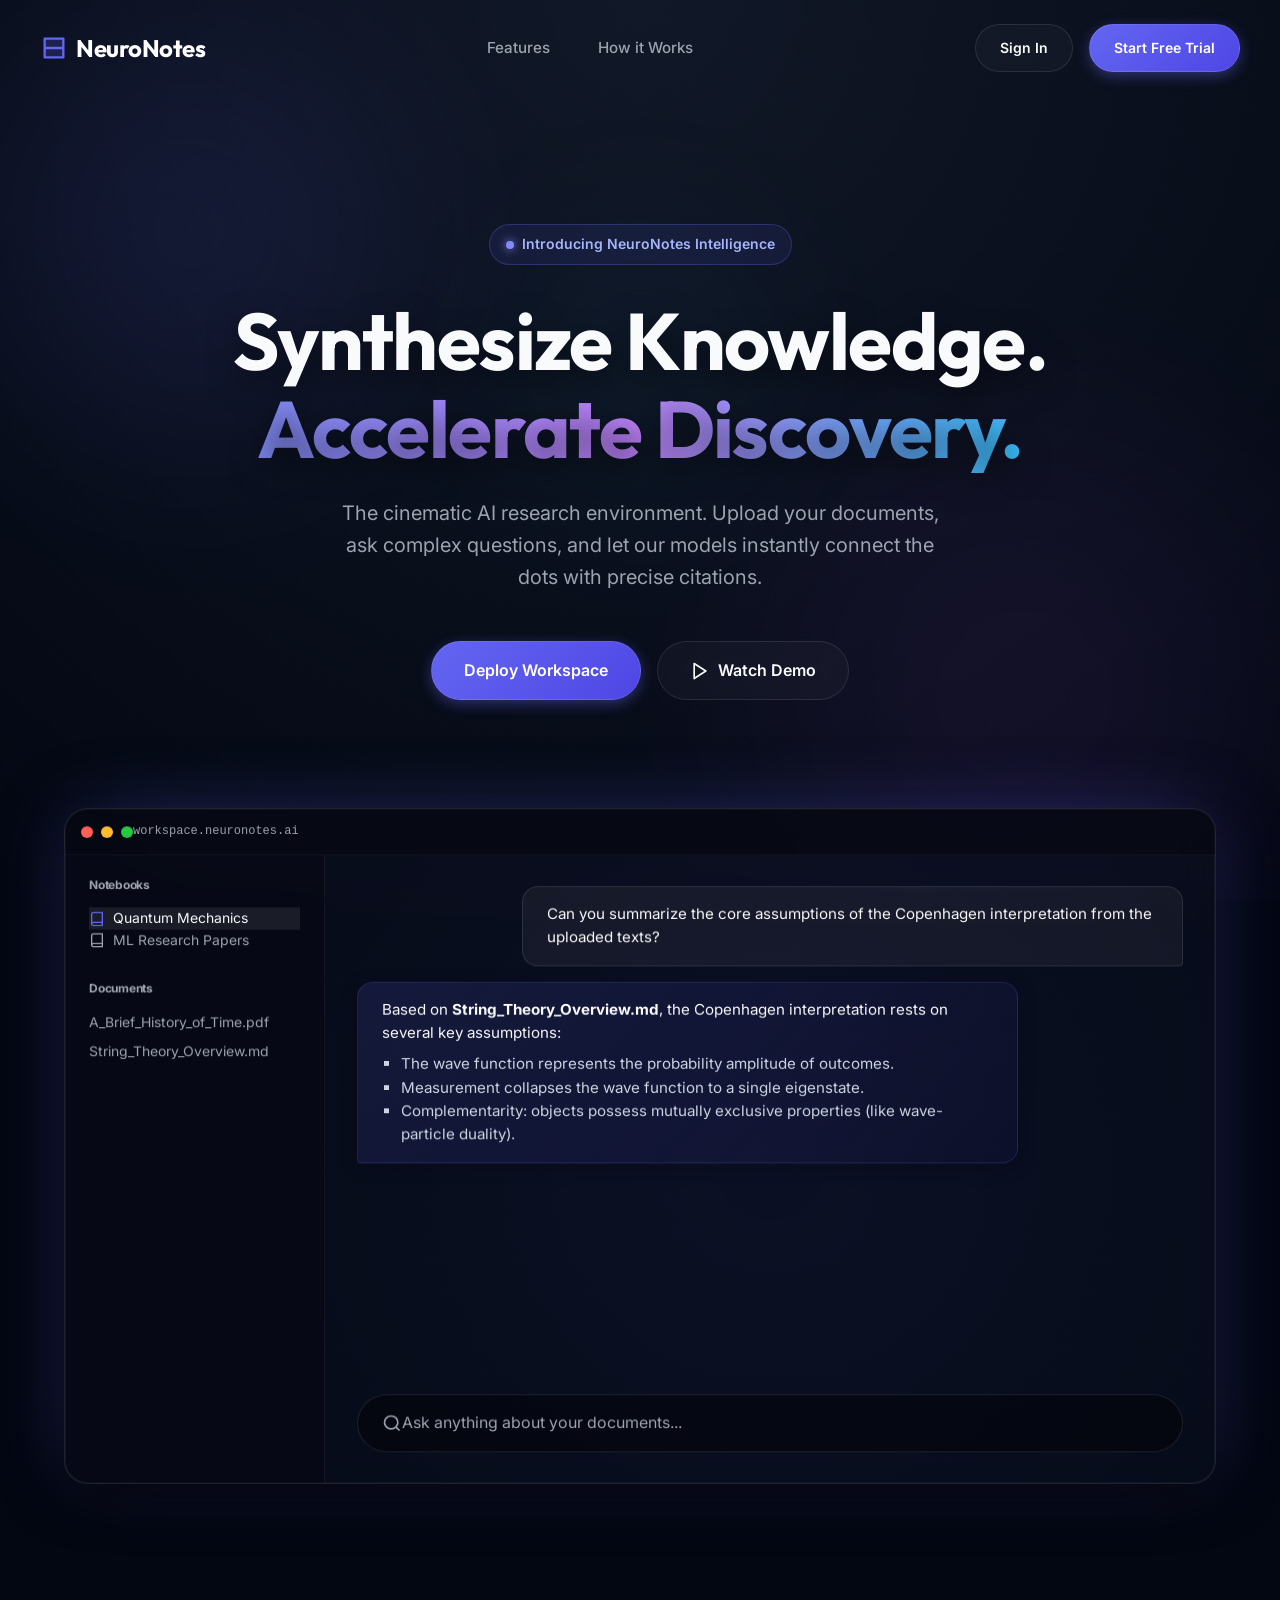
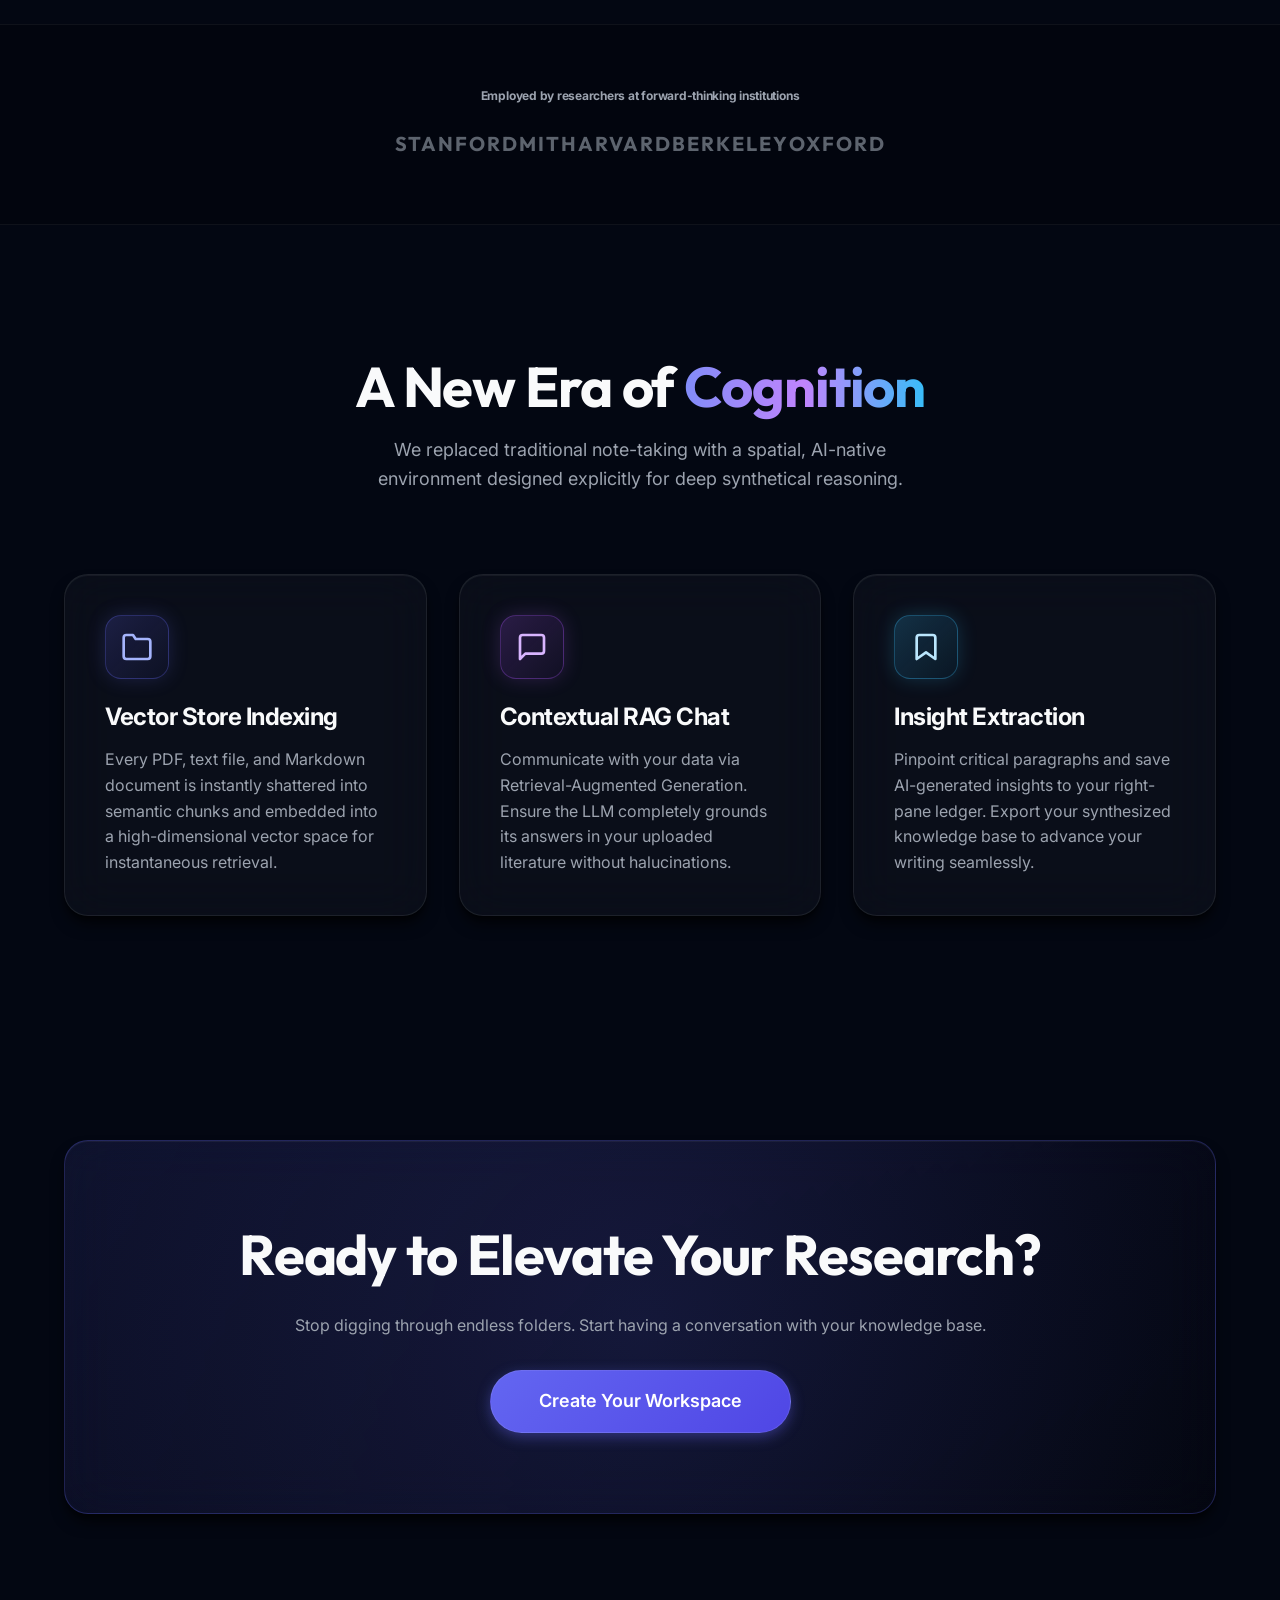
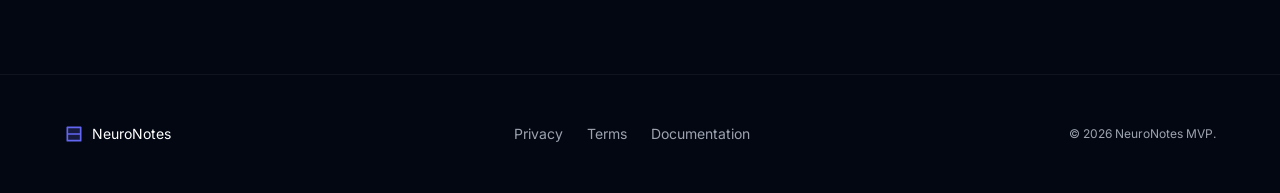
<file: templates/index.html>
<!DOCTYPE html>
<html lang="en">

<head>
    <meta charset="UTF-8">
    <meta name="viewport" content="width=device-width, initial-scale=1.0">
    <title>NeuroNotes - AI Research Assistant</title>
    <!-- Google Fonts -->
    <link rel="preconnect" href="https://fonts.googleapis.com">
    <link rel="preconnect" href="https://fonts.gstatic.com" crossorigin>
    <link
        href="https://fonts.googleapis.com/css2?family=Inter:wght@400;500;600;700&family=Outfit:wght@500;700;800;900&display=swap"
        rel="stylesheet">
    <!-- CSS -->
    <link rel="stylesheet" href="../static/assets/css/global.css">
    <link rel="stylesheet" href="../static/assets/css/landing.css">
</head>

<body>
    <!-- Cinematic Background -->
    <div class="page-background">
        <div class="orb orb-1"></div>
        <div class="orb orb-2"></div>
        <div class="orb orb-3"></div>
    </div>

    <!-- Navbar -->
    <nav class="navbar container flex justify-between items-center">
        <div class="logo flex items-center">
            <svg width="28" height="28" viewBox="0 0 24 24" fill="none" xmlns="http://www.w3.org/2000/svg">
                <path d="M4 4h16v16H4V4z" fill="var(--primary-color)" fill-opacity="0.2" />
                <path d="M4 12V4h8M4 12v8h8M4 12h8M12 4h8v8h-8M12 20h8v-8h-8" stroke="var(--primary-color)"
                    stroke-width="2" stroke-linecap="round" stroke-linejoin="round" />
            </svg>
            <span class="logo-text ml-2">NeuroNotes</span>
        </div>

        <div class="nav-links flex items-center">
            <a href="#features">Features</a>
            <a href="#how-it-works">How it Works</a>
        </div>

        <div class="nav-actions flex items-center">
            <a href="/login" class="btn btn-outline mr-4" style="border-radius: var(--radius-full);">Sign In</a>
            <a href="/signup" class="btn btn-primary">Start Free Trial</a>
        </div>
    </nav>

    <!-- Hero Section -->
    <section class="hero text-center">
        <div class="container reveal active">
            <div class="mvp-badge">
                <span class="dot"></span>
                Introducing NeuroNotes Intelligence
            </div>

            <h1 class="hero-title">
                Synthesize Knowledge.<br>
                <span class="text-gradient">Accelerate Discovery.</span>
            </h1>

            <p class="hero-subtitle">
                The cinematic AI research environment. Upload your documents, ask complex questions, and let our models
                instantly connect the dots with precise citations.
            </p>

            <div class="flex justify-center gap-4 mt-8">
                <a href="/signup" class="btn btn-primary" style="padding: 1rem 2rem; font-size: 1rem;">Deploy
                    Workspace</a>
                <a href="#demo" class="btn btn-outline flex items-center" style="padding: 1rem 2rem; font-size: 1rem;">
                    <svg width="20" height="20" viewBox="0 0 24 24" fill="none" stroke="currentColor" stroke-width="2"
                        stroke-linecap="round" stroke-linejoin="round" class="mr-2">
                        <polygon points="5 3 19 12 5 21 5 3"></polygon>
                    </svg>
                    Watch Demo
                </a>
            </div>
        </div>
    </section>

    <!-- Cinematic Mockup Section -->
    <section class="mockup-section">
        <div class="container pb-12 reveal">
            <div class="mockup-wrapper">
                <div class="mockup-window">
                    <div class="window-header">
                        <div class="window-dots">
                            <div class="window-dot dot-r"></div>
                            <div class="window-dot dot-y"></div>
                            <div class="window-dot dot-g"></div>
                        </div>
                        <div class="flex-1 text-center text-xs text-muted" style="font-family: monospace;">
                            workspace.neuronotes.ai</div>
                        <div style="width: 44px;"></div>
                    </div>
                    <div class="mockup-body">
                        <!-- Sidebar -->
                        <div class="mockup-sidebar">
                            <h4 class="text-xs text-muted mb-4 uppercase tracking-widest">Notebooks</h4>
                            <div class="flex items-center gap-2 mb-3 text-sm p-2 bg-white bg-opacity-5 rounded-md"
                                style="background: rgba(255,255,255,0.08);">
                                <svg width="16" height="16" viewBox="0 0 24 24" fill="none"
                                    stroke="var(--primary-color)" stroke-width="2">
                                    <path d="M4 19.5A2.5 2.5 0 0 1 6.5 17H20"></path>
                                    <path d="M6.5 2H20v20H6.5A2.5 2.5 0 0 1 4 19.5v-15A2.5 2.5 0 0 1 6.5 2z"></path>
                                </svg>
                                Quantum Mechanics
                            </div>
                            <div class="flex items-center gap-2 mb-3 text-sm p-2 text-muted">
                                <svg width="16" height="16" viewBox="0 0 24 24" fill="none" stroke="currentColor"
                                    stroke-width="2">
                                    <path d="M4 19.5A2.5 2.5 0 0 1 6.5 17H20"></path>
                                    <path d="M6.5 2H20v20H6.5A2.5 2.5 0 0 1 4 19.5v-15A2.5 2.5 0 0 1 6.5 2z"></path>
                                </svg>
                                ML Research Papers
                            </div>

                            <h4 class="text-xs text-muted mb-4 mt-8 uppercase tracking-widest">Documents</h4>
                            <div class="flex flex-col gap-2">
                                <div class="text-sm text-muted">A_Brief_History_of_Time.pdf</div>
                                <div class="text-sm text-muted">String_Theory_Overview.md</div>
                            </div>
                        </div>
                        <!-- Main Chat -->
                        <div class="mockup-main">
                            <div style="display: flex; flex-direction: column; height: 100%;">
                                <div class="chat-bubble chat-user">
                                    Can you summarize the core assumptions of the Copenhagen interpretation from the
                                    uploaded texts?
                                </div>
                                <div class="chat-bubble chat-ai">
                                    <p class="mb-2">Based on <strong>String_Theory_Overview.md</strong>, the Copenhagen
                                        interpretation rests on several key assumptions:</p>
                                    <ul style="padding-left: 1.2rem; color: #cbd5e1; list-style-type: square;">
                                        <li>The wave function represents the probability amplitude of outcomes.</li>
                                        <li>Measurement collapses the wave function to a single eigenstate.</li>
                                        <li>Complementarity: objects possess mutually exclusive properties (like
                                            wave-particle duality).</li>
                                    </ul>
                                </div>
                                <div class="chat-input-fake mt-auto">
                                    <svg width="20" height="20" viewBox="0 0 24 24" fill="none" stroke="currentColor"
                                        stroke-width="2" class="mr-3">
                                        <circle cx="11" cy="11" r="8"></circle>
                                        <line x1="21" y1="21" x2="16.65" y2="16.65"></line>
                                    </svg>
                                    Ask anything about your documents...
                                </div>
                            </div>
                        </div>
                    </div>
                </div>
            </div>
        </div>
    </section>

    <!-- Trusted Partners -->
    <section class="partners">
        <div class="container text-center reveal">
            <h4 class="text-xs text-muted uppercase tracking-widest mb-6">Employed by researchers at forward-thinking
                institutions</h4>
            <div class="flex justify-center items-center gap-12 flex-wrap">
                <span class="partner-logo">STANFORD</span>
                <span class="partner-logo">MIT</span>
                <span class="partner-logo">HARVARD</span>
                <span class="partner-logo">BERKELEY</span>
                <span class="partner-logo">OXFORD</span>
            </div>
        </div>
    </section>

    <!-- Features Section -->
    <section id="features" class="features-section">
        <div class="container reveal">
            <h2 class="section-title">A New Era of <span class="text-gradient">Cognition</span></h2>
            <p class="section-subtitle">We replaced traditional note-taking with a spatial, AI-native environment
                designed explicitly for deep synthetical reasoning.</p>

            <div class="feature-grid">
                <!-- Feature 1 -->
                <div class="glass-panel feature-card">
                    <div class="feature-icon-wrapper">
                        <svg width="32" height="32" viewBox="0 0 24 24" fill="none" stroke="currentColor"
                            stroke-width="2" stroke-linecap="round" stroke-linejoin="round">
                            <path d="M22 19a2 2 0 0 1-2 2H4a2 2 0 0 1-2-2V5a2 2 0 0 1 2-2h5l2 3h9a2 2 0 0 1 2 2z">
                            </path>
                        </svg>
                    </div>
                    <h3>Vector Store Indexing</h3>
                    <p>Every PDF, text file, and Markdown document is instantly shattered into semantic chunks and
                        embedded into a high-dimensional vector space for instantaneous retrieval.</p>
                </div>

                <!-- Feature 2 -->
                <div class="glass-panel feature-card">
                    <div class="feature-icon-wrapper"
                        style="background: linear-gradient(135deg, rgba(168,85,247,0.2), rgba(147,51,234,0.05)); border-color: rgba(168,85,247,0.3); color: #d8b4fe; box-shadow: 0 0 20px rgba(168,85,247,0.2);">
                        <svg width="32" height="32" viewBox="0 0 24 24" fill="none" stroke="currentColor"
                            stroke-width="2" stroke-linecap="round" stroke-linejoin="round">
                            <path d="M21 15a2 2 0 0 1-2 2H7l-4 4V5a2 2 0 0 1 2-2h14a2 2 0 0 1 2 2z"></path>
                        </svg>
                    </div>
                    <h3>Contextual RAG Chat</h3>
                    <p>Communicate with your data via Retrieval-Augmented Generation. Ensure the LLM completely grounds
                        its answers in your uploaded literature without halucinations.</p>
                </div>

                <!-- Feature 3 -->
                <div class="glass-panel feature-card">
                    <div class="feature-icon-wrapper"
                        style="background: linear-gradient(135deg, rgba(56,189,248,0.2), rgba(14,165,233,0.05)); border-color: rgba(56,189,248,0.3); color: #bae6fd; box-shadow: 0 0 20px rgba(56,189,248,0.2);">
                        <svg width="32" height="32" viewBox="0 0 24 24" fill="none" stroke="currentColor"
                            stroke-width="2" stroke-linecap="round" stroke-linejoin="round">
                            <path d="M19 21l-7-5-7 5V5a2 2 0 0 1 2-2h10a2 2 0 0 1 2 2z"></path>
                        </svg>
                    </div>
                    <h3>Insight Extraction</h3>
                    <p>Pinpoint critical paragraphs and save AI-generated insights to your right-pane ledger. Export
                        your synthesized knowledge base to advance your writing seamlessly.</p>
                </div>
            </div>
        </div>
    </section>

    <!-- CTA Section -->
    <section class="cta-section">
        <div class="container reveal">
            <div class="cta-box glass-panel">
                <div class="cta-content">
                    <h2 class="cta-title">Ready to Elevate Your Research?</h2>
                    <p class="text-muted text-lg mb-8 max-w-2xl mx-auto">Stop digging through endless folders. Start
                        having a conversation with your knowledge base.</p>
                    <a href="/signup" class="btn btn-primary" style="padding: 1rem 3rem; font-size: 1.125rem;">Create
                        Your Workspace</a>
                </div>
            </div>
        </div>
    </section>

    <!-- Footer -->
    <footer>
        <div class="container footer-inner">
            <div class="flex items-center">
                <svg width="20" height="20" viewBox="0 0 24 24" fill="none" xmlns="http://www.w3.org/2000/svg">
                    <path d="M4 4h16v16H4V4z" fill="var(--primary-color)" fill-opacity="0.2" />
                    <path d="M4 12V4h8M4 12v8h8M4 12h8M12 4h8v8h-8M12 20h8v-8h-8" stroke="var(--primary-color)"
                        stroke-width="2" stroke-linecap="round" stroke-linejoin="round" />
                </svg>
                <span class="ml-2 font-bold" style="color: #fff;">NeuroNotes</span>
            </div>

            <div class="footer-links flex">
                <a href="#">Privacy</a>
                <a href="#">Terms</a>
                <a href="#">Documentation</a>
            </div>

            <div class="text-xs">
                &copy; 2026 NeuroNotes MVP.
            </div>
        </div>
    </footer>

    <!-- Intersection Observer for Scroll Animations -->
    <script>
        document.addEventListener('DOMContentLoaded', () => {
            const observerOptions = {
                root: null,
                rootMargin: '0px',
                threshold: 0.15
            };

            const observer = new IntersectionObserver((entries, observer) => {
                entries.forEach(entry => {
                    if (entry.isIntersecting) {
                        entry.target.classList.add('active');
                    }
                });
            }, observerOptions);

            document.querySelectorAll('.reveal').forEach(el => observer.observe(el));
        });
    </script>
</body>

</html>
</file>
<file: static/assets/css/global.css>
:root {
    /* Cinematic Dark Theme Colors */
    --primary-color: #6366f1;
    /* Indigo */
    --primary-hover: #818cf8;
    --primary-glow: rgba(99, 102, 241, 0.5);

    --bg-color: #030712;
    /* Very dark gray mostly black */
    --bg-color-alt: #111827;

    --text-main: #f9fafb;
    --text-muted: #9ca3af;

    --border-color: rgba(255, 255, 255, 0.1);
    --border-light: rgba(255, 255, 255, 0.05);

    /* Glassmorphism Panels */
    --glass-bg: rgba(255, 255, 255, 0.03);
    --glass-border: 1px solid rgba(255, 255, 255, 0.08);
    --glass-blur: blur(24px);

    /* Typography */
    /* Using Inter for body, moving headers to Outfit or Space Grotesk in specific files */
    --font-family: 'Inter', system-ui, -apple-system, BlinkMacSystemFont, "Segoe UI", Roboto, "Helvetica Neue", Arial, sans-serif;
    --font-display: 'Inter', system-ui, -apple-system, sans-serif;
    /* Can override in specific CSS */

    /* Spacing */
    --spacing-xs: 0.25rem;
    --spacing-sm: 0.5rem;
    --spacing-md: 1rem;
    --spacing-lg: 1.5rem;
    --spacing-xl: 2rem;
    --spacing-2xl: 3rem;
    --spacing-3xl: 4rem;

    /* Border Radius */
    --radius-sm: 6px;
    --radius-md: 12px;
    --radius-lg: 16px;
    --radius-xl: 24px;
    --radius-full: 9999px;

    /* Shadows */
    --shadow-sm: 0 1px 2px 0 rgba(0, 0, 0, 0.5);
    --shadow-md: 0 4px 6px -1px rgba(0, 0, 0, 0.6), 0 2px 4px -1px rgba(0, 0, 0, 0.4);
    --shadow-lg: 0 10px 15px -3px rgba(0, 0, 0, 0.7), 0 4px 6px -2px rgba(0, 0, 0, 0.5);
    --shadow-premium: 0 20px 40px -10px rgba(0, 0, 0, 0.8), 0 0 40px -10px var(--primary-glow);
    --shadow-glass: inset 0 1px 0 0 rgba(255, 255, 255, 0.05);
}

/* Base Styles */
* {
    margin: 0;
    padding: 0;
    box-sizing: border-box;
}

body {
    font-family: var(--font-family);
    color: var(--text-main);
    background-color: var(--bg-color);
    line-height: 1.6;
    -webkit-font-smoothing: antialiased;
    -moz-osx-font-smoothing: grayscale;
    overflow-x: hidden;
}

/* Custom Scrollbar */
::-webkit-scrollbar {
    width: 8px;
    height: 8px;
}

::-webkit-scrollbar-track {
    background: var(--bg-color);
}

::-webkit-scrollbar-thumb {
    background: #374151;
    border-radius: var(--radius-full);
}

::-webkit-scrollbar-thumb:hover {
    background: #4b5563;
}

/* Typography elements */
h1,
h2,
h3,
h4,
h5,
h6 {
    font-family: var(--font-display);
    font-weight: 700;
    letter-spacing: -0.02em;
    color: var(--text-main);
    line-height: 1.2;
}

a {
    color: var(--primary-color);
    text-decoration: none;
    transition: all 0.3s ease;
}

a:hover {
    color: var(--primary-hover);
    text-shadow: 0 0 8px var(--primary-glow);
}

button {
    font-family: var(--font-family);
    cursor: pointer;
    border: none;
    outline: none;
    background: none;
    color: inherit;
}

/* Buttons */
.btn {
    display: inline-flex;
    align-items: center;
    justify-content: center;
    padding: 0.75rem 1.5rem;
    font-size: 0.875rem;
    font-weight: 600;
    border-radius: var(--radius-full);
    transition: all 0.3s cubic-bezier(0.4, 0, 0.2, 1);
    position: relative;
    overflow: hidden;
    z-index: 1;
}

.btn-primary {
    background: linear-gradient(135deg, var(--primary-color), #4f46e5);
    color: white;
    box-shadow: 0 4px 14px 0 rgba(99, 102, 241, 0.4);
    border: 1px solid rgba(255, 255, 255, 0.1);
}

.btn-primary::before {
    content: '';
    position: absolute;
    top: 0;
    left: 0;
    right: 0;
    bottom: 0;
    background: linear-gradient(135deg, #818cf8, var(--primary-color));
    z-index: -1;
    opacity: 0;
    transition: opacity 0.3s ease;
}

.btn-primary:hover {
    transform: translateY(-2px);
    box-shadow: 0 8px 25px -5px var(--primary-glow);
}

.btn-primary:hover::before {
    opacity: 1;
}

.btn-outline {
    background: rgba(255, 255, 255, 0.03);
    border: 1px solid var(--border-color);
    color: var(--text-main);
    backdrop-filter: blur(10px);
}

.btn-outline:hover {
    background: rgba(255, 255, 255, 0.08);
    border-color: rgba(255, 255, 255, 0.2);
    transform: translateY(-2px);
}

/* Glowing Text Utility */
.text-gradient {
    background: linear-gradient(to right, #818cf8, #c084fc, #38bdf8);
    -webkit-background-clip: text;
    -webkit-text-fill-color: transparent;
    background-clip: text;
    color: transparent;
    display: inline-block;
}

/* Layout Utilities */
.container {
    width: 100%;
    max-width: 1200px;
    margin: 0 auto;
    padding: 0 var(--spacing-lg);
}

.flex {
    display: flex;
}

.flex-col {
    display: flex;
    flex-direction: column;
}

.items-center {
    align-items: center;
}

.justify-between {
    justify-content: space-between;
}

.justify-center {
    justify-content: center;
}

.justify-end {
    justify-content: flex-end;
}

.gap-2 {
    gap: 0.5rem;
}

.gap-4 {
    gap: 1rem;
}

.gap-6 {
    gap: 1.5rem;
}

/* Spacing */
.mt-2 {
    margin-top: 0.5rem;
}

.mt-4 {
    margin-top: 1rem;
}

.mt-6 {
    margin-top: 1.5rem;
}

.mt-8 {
    margin-top: 2rem;
}

.mb-2 {
    margin-bottom: 0.5rem;
}

.mb-4 {
    margin-bottom: 1rem;
}

.mb-6 {
    margin-bottom: 1.5rem;
}

.mb-8 {
    margin-bottom: 2rem;
}

.ml-2 {
    margin-left: 0.5rem;
}

.ml-4 {
    margin-left: 1rem;
}

.mr-2 {
    margin-right: 0.5rem;
}

.mr-4 {
    margin-right: 1rem;
}

.py-12 {
    padding-top: 3rem;
    padding-bottom: 3rem;
}

.py-24 {
    padding-top: 6rem;
    padding-bottom: 6rem;
}

/* Text Utilities */
.text-center {
    text-align: center;
}

.text-muted {
    color: var(--text-muted);
}

.text-sm {
    font-size: 0.875rem;
}

.text-xs {
    font-size: 0.75rem;
}

.w-full {
    width: 100%;
}

.h-full {
    height: 100%;
}

.relative {
    position: relative;
}

.absolute {
    position: absolute;
}

.z-10 {
    z-index: 10;
}

.z-20 {
    z-index: 20;
}

.overflow-hidden {
    overflow: hidden;
}

/* Glass Card Utility */
.glass-panel {
    background: var(--glass-bg);
    backdrop-filter: var(--glass-blur);
    -webkit-backdrop-filter: var(--glass-blur);
    border: var(--glass-border);
    border-radius: var(--radius-xl);
    box-shadow: var(--shadow-glass), var(--shadow-lg);
}

/* Form Inputs globally */
input[type="text"],
input[type="email"],
input[type="password"] {
    background: rgba(0, 0, 0, 0.2);
    border: 1px solid rgba(255, 255, 255, 0.1);
    color: var(--text-main);
    padding: 0.75rem 1rem;
    border-radius: var(--radius-md);
    font-family: var(--font-family);
    transition: all 0.3s ease;
    width: 100%;
}

input[type="text"]:focus,
input[type="email"]:focus,
input[type="password"]:focus {
    border-color: var(--primary-color);
    box-shadow: 0 0 0 2px rgba(99, 102, 241, 0.2);
    outline: none;
    background: rgba(0, 0, 0, 0.4);
}

input::placeholder {
    color: rgba(255, 255, 255, 0.3);
}

/* Animations */
@keyframes float {
    0% {
        transform: translateY(0px);
    }

    50% {
        transform: translateY(-10px);
    }

    100% {
        transform: translateY(0px);
    }
}

.float-anim {
    animation: float 6s ease-in-out infinite;
}

.float-anim-slow {
    animation: float 8s ease-in-out infinite;
}

@keyframes pulse-glow {

    0%,
    100% {
        opacity: 0.5;
        transform: scale(1);
    }

    50% {
        opacity: 0.8;
        transform: scale(1.05);
    }
}

.pulse-glow {
    animation: pulse-glow 4s ease-in-out infinite;
}

.reveal {
    opacity: 0;
    transform: translateY(30px);
    transition: all 0.8s cubic-bezier(0.5, 0, 0, 1);
}

.reveal.active {
    opacity: 1;
    transform: translateY(0);
}
</file>
<file: static/assets/css/landing.css>
/* Cinematic Landing Page Styles */

/* Background Orbs & Mesh */
.page-background {
    position: fixed;
    top: 0;
    left: 0;
    width: 100vw;
    height: 100vh;
    z-index: -1;
    overflow: hidden;
    background: radial-gradient(circle at top, #111827 0%, #030712 100%);
}

.orb {
    position: absolute;
    border-radius: 50%;
    filter: blur(80px);
    opacity: 0.5;
    animation: float 10s ease-in-out infinite alternate;
}

.orb-1 {
    top: -10%;
    left: -10%;
    width: 50vw;
    height: 50vw;
    background: radial-gradient(circle, rgba(99, 102, 241, 0.3) 0%, transparent 70%);
}

.orb-2 {
    bottom: -20%;
    right: -10%;
    width: 60vw;
    height: 60vw;
    background: radial-gradient(circle, rgba(168, 85, 247, 0.2) 0%, transparent 70%);
    animation-delay: -5s;
}

.orb-3 {
    top: 40%;
    left: 50%;
    width: 30vw;
    height: 30vw;
    background: radial-gradient(circle, rgba(56, 189, 248, 0.15) 0%, transparent 70%);
    transform: translate(-50%, -50%);
    animation-duration: 15s;
}

/* Navbar */
.navbar {
    padding: 1.5rem 0;
    position: relative;
    z-index: 100;
}

.logo-text {
    font-family: 'Outfit', var(--font-display);
    font-size: 1.5rem;
    font-weight: 700;
    letter-spacing: -0.02em;
    color: #fff;
}

.nav-links a {
    color: var(--text-muted);
    font-weight: 500;
    margin: 0 1.5rem;
    font-size: 0.95rem;
}

.nav-links a:hover {
    color: #fff;
    text-shadow: 0 0 10px rgba(255, 255, 255, 0.5);
}

/* Hero Section */
.hero {
    padding: 8rem 0 4rem;
    position: relative;
    z-index: 10;
}

.mvp-badge {
    display: inline-flex;
    align-items: center;
    padding: 0.5rem 1rem;
    background: rgba(99, 102, 241, 0.1);
    border: 1px solid rgba(99, 102, 241, 0.3);
    border-radius: var(--radius-full);
    color: #a5b4fc;
    font-size: 0.875rem;
    font-weight: 600;
    margin-bottom: 2rem;
    backdrop-filter: blur(10px);
}

.mvp-badge .dot {
    width: 8px;
    height: 8px;
    background-color: #818cf8;
    border-radius: 50%;
    margin-right: 0.5rem;
    box-shadow: 0 0 10px #818cf8;
    animation: pulse 2s infinite;
}

@keyframes pulse {
    0% {
        transform: scale(0.95);
        box-shadow: 0 0 0 0 rgba(129, 140, 248, 0.7);
    }

    70% {
        transform: scale(1);
        box-shadow: 0 0 0 6px rgba(129, 140, 248, 0);
    }

    100% {
        transform: scale(0.95);
        box-shadow: 0 0 0 0 rgba(129, 140, 248, 0);
    }
}

.hero-title {
    font-size: 5rem;
    line-height: 1.1;
    margin-bottom: 1.5rem;
    font-family: 'Outfit', var(--font-display);
    text-shadow: 0 10px 30px rgba(0, 0, 0, 0.5);
}

.hero-subtitle {
    font-size: 1.25rem;
    color: var(--text-muted);
    max-width: 600px;
    margin: 0 auto 3rem;
}

/* Cinematic 3D Mockup */
.mockup-section {
    perspective: 2000px;
    padding: 2rem 0 8rem;
    position: relative;
    z-index: 10;
}

.mockup-wrapper {
    transform: rotateX(15deg) rotateY(0deg) translateZ(0);
    transform-style: preserve-3d;
    transition: transform 0.8s cubic-bezier(0.2, 0.8, 0.2, 1);
    will-change: transform;
}

.mockup-wrapper:hover {
    transform: rotateX(5deg) rotateY(0deg) translateZ(50px);
}

.mockup-window {
    background: rgba(10, 15, 30, 0.7);
    border: 1px solid rgba(255, 255, 255, 0.1);
    border-radius: var(--radius-xl);
    box-shadow:
        0 25px 50px -12px rgba(0, 0, 0, 0.8),
        0 0 0 1px rgba(255, 255, 255, 0.05) inset,
        0 0 80px -20px var(--primary-glow);
    backdrop-filter: blur(20px);
    overflow: hidden;
    display: flex;
    flex-direction: column;
    height: 700px;
}

.window-header {
    height: 48px;
    background: rgba(0, 0, 0, 0.3);
    border-bottom: 1px solid rgba(255, 255, 255, 0.05);
    display: flex;
    align-items: center;
    padding: 0 1rem;
}

.window-dots {
    display: flex;
    gap: 8px;
}

.window-dot {
    width: 12px;
    height: 12px;
    border-radius: 50%;
}

.dot-r {
    background: #ff5f56;
}

.dot-y {
    background: #ffbd2e;
}

.dot-g {
    background: #27c93f;
}

.mockup-body {
    display: flex;
    flex: 1;
    overflow: hidden;
}

.mockup-sidebar {
    width: 260px;
    background: rgba(0, 0, 0, 0.2);
    border-right: 1px solid rgba(255, 255, 255, 0.05);
    padding: 1.5rem;
}

.mockup-main {
    flex: 1;
    padding: 2rem;
    position: relative;
    display: flex;
    flex-direction: column;
    background: radial-gradient(circle at center, rgba(99, 102, 241, 0.05) 0%, transparent 100%);
}

.chat-bubble {
    padding: 1rem 1.5rem;
    border-radius: var(--radius-lg);
    margin-bottom: 1rem;
    max-width: 80%;
    font-size: 0.95rem;
}

.chat-user {
    background: rgba(255, 255, 255, 0.05);
    border: 1px solid rgba(255, 255, 255, 0.1);
    align-self: flex-end;
    border-bottom-right-radius: 4px;
}

.chat-ai {
    background: linear-gradient(135deg, rgba(99, 102, 241, 0.15), rgba(79, 70, 229, 0.05));
    border: 1px solid rgba(99, 102, 241, 0.2);
    align-self: flex-start;
    border-bottom-left-radius: 4px;
    box-shadow: 0 4px 20px rgba(0, 0, 0, 0.2);
}

.chat-input-fake {
    margin-top: auto;
    background: rgba(0, 0, 0, 0.4);
    border: 1px solid rgba(255, 255, 255, 0.1);
    border-radius: var(--radius-full);
    padding: 1rem 1.5rem;
    display: flex;
    align-items: center;
    color: var(--text-muted);
}

/* Partners */
.partners {
    padding: 4rem 0;
    border-top: 1px solid rgba(255, 255, 255, 0.05);
    border-bottom: 1px solid rgba(255, 255, 255, 0.05);
    background: rgba(0, 0, 0, 0.2);
}

.partner-logo {
    font-family: 'Outfit', sans-serif;
    font-weight: 700;
    font-size: 1.25rem;
    color: var(--text-muted);
    letter-spacing: 0.1em;
    opacity: 0.6;
    transition: all 0.3s ease;
}

.partner-logo:hover {
    opacity: 1;
    color: #fff;
    text-shadow: 0 0 10px rgba(255, 255, 255, 0.5);
}

/* Features Grid */
.features-section {
    padding: 8rem 0;
    position: relative;
    z-index: 10;
}

.section-title {
    font-family: 'Outfit', var(--font-display);
    font-size: 3.5rem;
    text-align: center;
    margin-bottom: 1rem;
}

.section-subtitle {
    text-align: center;
    color: var(--text-muted);
    font-size: 1.125rem;
    max-width: 600px;
    margin: 0 auto 5rem;
}

.feature-grid {
    display: grid;
    grid-template-columns: repeat(3, 1fr);
    gap: 2rem;
}

.feature-card {
    padding: 2.5rem;
    transition: transform 0.3s ease, box-shadow 0.3s ease;
    cursor: default;
}

.feature-card:hover {
    transform: translateY(-5px);
    box-shadow: 0 20px 40px rgba(0, 0, 0, 0.4), inset 0 0 0 1px rgba(255, 255, 255, 0.2);
    background: rgba(255, 255, 255, 0.05);
}

.feature-icon-wrapper {
    width: 64px;
    height: 64px;
    border-radius: 16px;
    display: flex;
    align-items: center;
    justify-content: center;
    margin-bottom: 1.5rem;
    background: linear-gradient(135deg, rgba(99, 102, 241, 0.2), rgba(79, 70, 229, 0.05));
    border: 1px solid rgba(99, 102, 241, 0.3);
    color: #a5b4fc;
    box-shadow: 0 0 20px rgba(99, 102, 241, 0.2);
}

.feature-card h3 {
    font-size: 1.5rem;
    margin-bottom: 1rem;
}

.feature-card p {
    color: var(--text-muted);
    line-height: 1.6;
}

/* CTA Section */
.cta-section {
    padding: 6rem 0 10rem;
    position: relative;
    z-index: 10;
}

.cta-box {
    background: linear-gradient(135deg, rgba(99, 102, 241, 0.1), rgba(0, 0, 0, 0.4));
    border: 1px solid rgba(99, 102, 241, 0.3);
    border-radius: var(--radius-xl);
    padding: 5rem 3rem;
    text-align: center;
    position: relative;
    overflow: hidden;
}

.cta-box::before {
    content: '';
    position: absolute;
    top: -50%;
    left: -50%;
    width: 200%;
    height: 200%;
    background: radial-gradient(circle at 50% 50%, rgba(99, 102, 241, 0.15) 0%, transparent 60%);
    z-index: 0;
}

.cta-content {
    position: relative;
    z-index: 1;
}

.cta-title {
    font-family: 'Outfit', var(--font-display);
    font-size: 3.5rem;
    margin-bottom: 1.5rem;
}

/* Footer */
footer {
    border-top: 1px solid rgba(255, 255, 255, 0.05);
    padding: 3rem 0;
    color: var(--text-muted);
    font-size: 0.875rem;
    position: relative;
    z-index: 10;
    background: #030712;
}

.footer-inner {
    display: flex;
    justify-content: space-between;
    align-items: center;
}

.footer-links a {
    color: var(--text-muted);
    margin-left: 1.5rem;
}

.footer-links a:hover {
    color: #fff;
}
</file>
